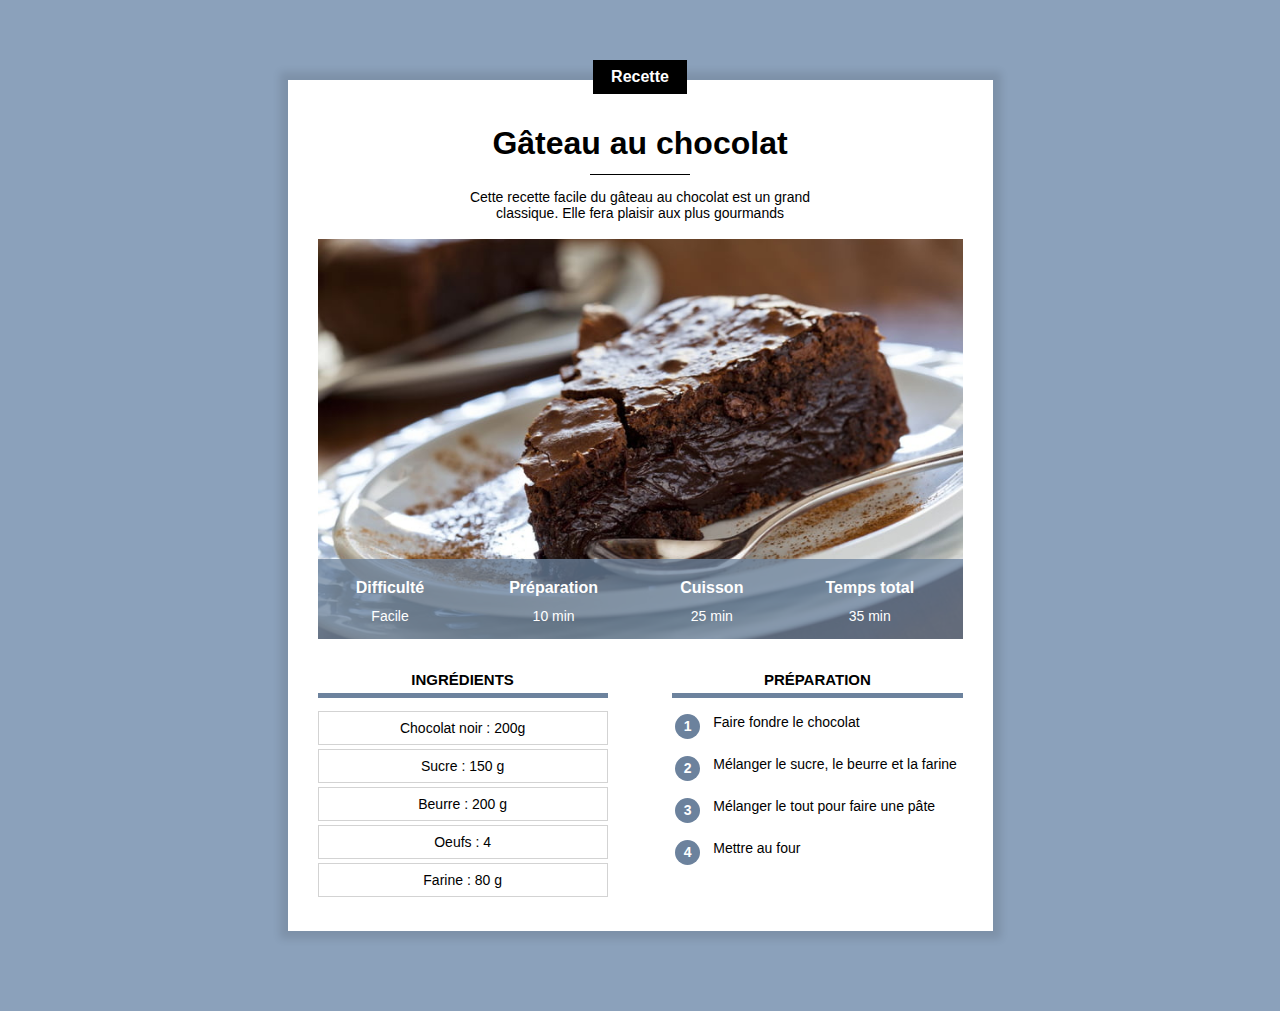
<file: index.html>
<!DOCTYPE html>
<html lang="fr">
    <head>
        <title>Recette du gâteau au chocolat</title>
        <meta charset="UTF-8">
        <meta name="viewport" content="width=device-width, initial-scale=1.0">
        <link rel="stylesheet" href="recette.css"/>

    </head>
    <body>
        
        <div class="centre categorie">
            <p class="categorie">Recette</p>
        </div>
        <div class="contenu">
            <h1>Gâteau au chocolat</h1>
            <div class="separateur"></div>

            <div class="centre">    
                <p class="description">Cette recette facile du gâteau au chocolat est un grand classique. Elle fera plaisir aux plus gourmands</p>
            </div>

            <div class="info">
                <img class="centre info" src="gateau.jpg">

                <table class="info">
                    <tr>
                        <th>Difficulté</th>
                        <th>Préparation</th>
                        <th>Cuisson</th>
                        <th>Temps total</th>
                    </tr>
                    <tr>
                        <td>Facile</td>
                        <td>10 min</td>
                        <td>25 min</td>
                        <td>35 min</td>
                    </tr>
                </table>
            </div>

            <div class="colonne1 colonne">
                <h2>Ingrédients</h2>
                    <p>Chocolat noir : 200g </p>
                    <p>Sucre : 150 g</p>
                    <p>Beurre : 200 g</p>
                    <p>Oeufs : 4</p>
                    <p>Farine : 80 g</p>
            </div>
            <div class="colonne2 colonne">
                <h2>Préparation</h2>
                <table class="preparation">
                    <tr><td><p class="numero">1</p></td><td class="preparation_etape">Faire fondre le chocolat</td></tr>
                    <tr><td><p class="numero">2</p></td><td class="preparation_etape">Mélanger le sucre, le beurre et la farine</td></tr>
                    <tr><td><p class="numero">3</p></td><td class="preparation_etape">Mélanger le tout pour faire une pâte</td></tr>
                    <tr><td><p class="numero">4</p></td><td class="preparation_etape">Mettre au four</td></tr>
                </table>

            </div>

        </div>

    </body>     
</html>
</file>
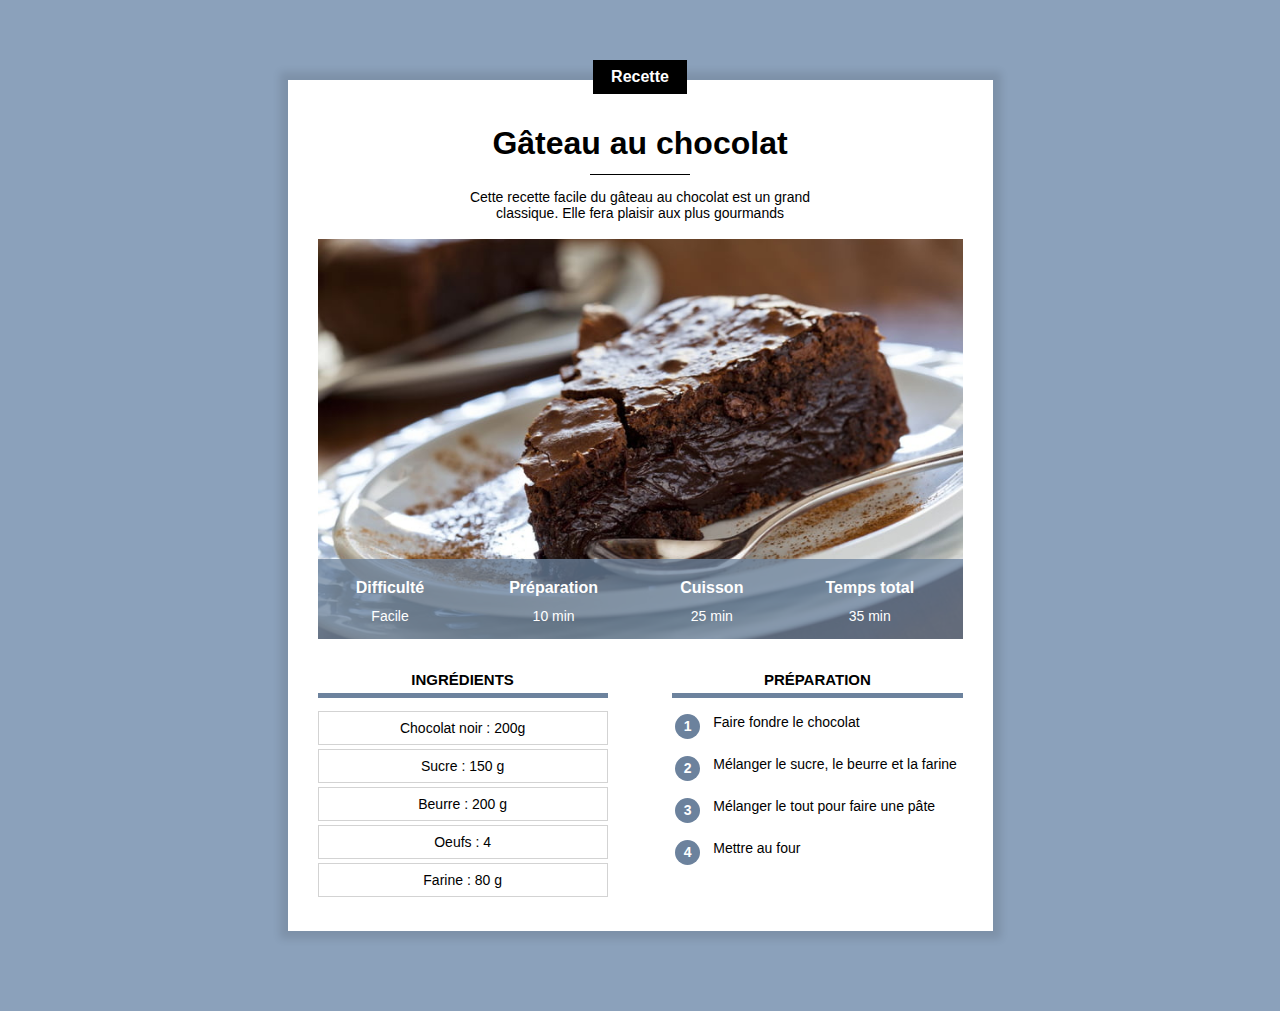
<file: recette.html>
<!DOCTYPE html>
<html lang="fr">
    <head>
        <title>Recette du gâteau au chocolat</title>
        <meta charset="UTF-8">
        <link rel="stylesheet" href="recette.css"/>

    </head>
    <body>
        
        <div class="centre categorie">
            <p class="categorie">Recette</p>
        </div>
        <div class="contenu">
            <h1>Gâteau au chocolat</h1>
            <div class="separateur"></div>

            <div class="centre">    
                <p class="description">Cette recette facile du gâteau au chocolat est un grand classique. Elle fera plaisir aux plus gourmands</p>
            </div>

            <div class="info">
                <img class="centre info" src="gateau.jpg">

                <table class="info">
                    <tr>
                        <th>Difficulté</th>
                        <th>Préparation</th>
                        <th>Cuisson</th>
                        <th>Temps total</th>
                    </tr>
                    <tr>
                        <td>Facile</td>
                        <td>10 min</td>
                        <td>25 min</td>
                        <td>35 min</td>
                    </tr>
                </table>
            </div>

            <div class="colonne1 colonne">
                <h2>Ingrédients</h2>
                    <p>Chocolat noir : 200g </p>
                    <p>Sucre : 150 g</p>
                    <p>Beurre : 200 g</p>
                    <p>Oeufs : 4</p>
                    <p>Farine : 80 g</p>
            </div>
            <div class="colonne2 colonne">
                <h2>Préparation</h2>
                <table class="preparation">
                    <tr><td><p class="numero">1</p></td><td class="preparation_etape">Faire fondre le chocolat</td></tr>
                    <tr><td><p class="numero">2</p></td><td class="preparation_etape">Mélanger le sucre, le beurre et la farine</td></tr>
                    <tr><td><p class="numero">3</p></td><td class="preparation_etape">Mélanger le tout pour faire une pâte</td></tr>
                    <tr><td><p class="numero">4</p></td><td class="preparation_etape">Mettre au four</td></tr>
                </table>

            </div>

        </div>

    </body>     
</html>
</file>
<file: recette.css>
* {
                overflow: auto;
            }

body{
                background-color: #8ba1bb;
                font-family: arial, sans-serif;
                font-size: 16px;
                margin: 0;
            }
            div.separateur{
                width: 100px;
                height: 1px;
                background-color: black;
                margin-left: auto;
                margin-right: auto;
            }
            img{
                width: 100%;
            }
            
            div.contenu{
                background-color: white;
                margin: 40px 8px 40px 8px;
                padding: 0 8px 20px 8px;
                box-shadow: 0px 0px 8px 8px rgba(0,0,0,0.1);
            }
            p.description{
                text-align: center;
                max-width: 400px;
                display: inline-block;
                font-size: 14px;
            }
            h1{
                text-align: center;
                margin-bottom: 12px;
                margin-top: 15px;
            }
            div.centre{
                text-align: center;
            }
            p.categorie{
                background-color: black;
                color: white;
                display: inline-block;
                padding: 8px 18px;
                margin-top: 0;
                margin-bottom: 0;
                font-weight: bold;
                font-size: 16px;
            }
            div.categorie{
                margin-bottom: -18px;
                margin-top: 60px;
            }
            div.info{
                position: relative;
            }
            table.info{
                position: absolute; 
                bottom: 0; 
                width: 100%; 
                height: 50px;
                background-color: #6c829dc0; /* c0 pour l'opacité */
                color: #ffffff;
                font-size: 12px;
            }
            table.info td{
                text-align: center;
                font-size: 12px;
                vertical-align: top;
            }
            table.info th{
                font-size: 14px;
                vertical-align: bottom;
                padding-bottom: 8px;
            }
            img.info{
                display: block;
                max-height: 400px;
                object-fit: cover; /* éviter déformation de l'image */
                min-height: 200px;
                background-color: lightgrey;
            }
            div.colonne{
                width: 100%;
                margin-top: 20px;
            }
            div.colonne h2{
                text-align: center;
                text-transform: uppercase;
                font-size: 15px;
                border-bottom: 5px solid #6c829d;
                padding-bottom: 5px;
            }
            div.colonne1{
                display: inline-block;
            }
            div.colonne1 p{
                text-align: center;
                border: 1px solid lightgrey;
                font-size: 14px;
                padding: 8px;
                margin-top: 4px;
                margin-bottom: 0;
            }
            table.preparation p.numero{
                background-color: #6c829d;
                color: white;
                text-align: center;
                width: 25px;
                height: 25px;
                border-radius: 50%;
                font-size: 14px;
                font-weight: bold;
                padding-top: 4px;
                box-sizing: border-box;
                margin: 0;
            }
            table.preparation td{
                vertical-align: top;
            }
            table.preparation td.preparation_etape{
                font-size: 14px;
                padding-left: 10px;
                padding-bottom: 10px;
            }
            table.preparation tr{
                height: 40px;
            }

/* Styles pour ordinateur */
@media only screen and (min-width: 768px) {
    div.contenu{
        min-width: 350px;
        margin: 0 10% 80px 10%;
        padding: 30px;
    }
    table.info{
                height: 80px;
            }
            table.info td{
                font-size: 14px;
            }
            table.info th{
                font-size: 16px;
            }
            div.colonne{
                width: 45%;
                margin-top: 20px;
            }
            div.colonne1{
                margin-right: 10%;
            }
            div.colonne2{
                float: right;
            }
}
@media only screen and (min-width: 900px){
    div.contenu{
        margin-left: auto;
        margin-right: auto;
        width: 645px;
    }

}
</file>
